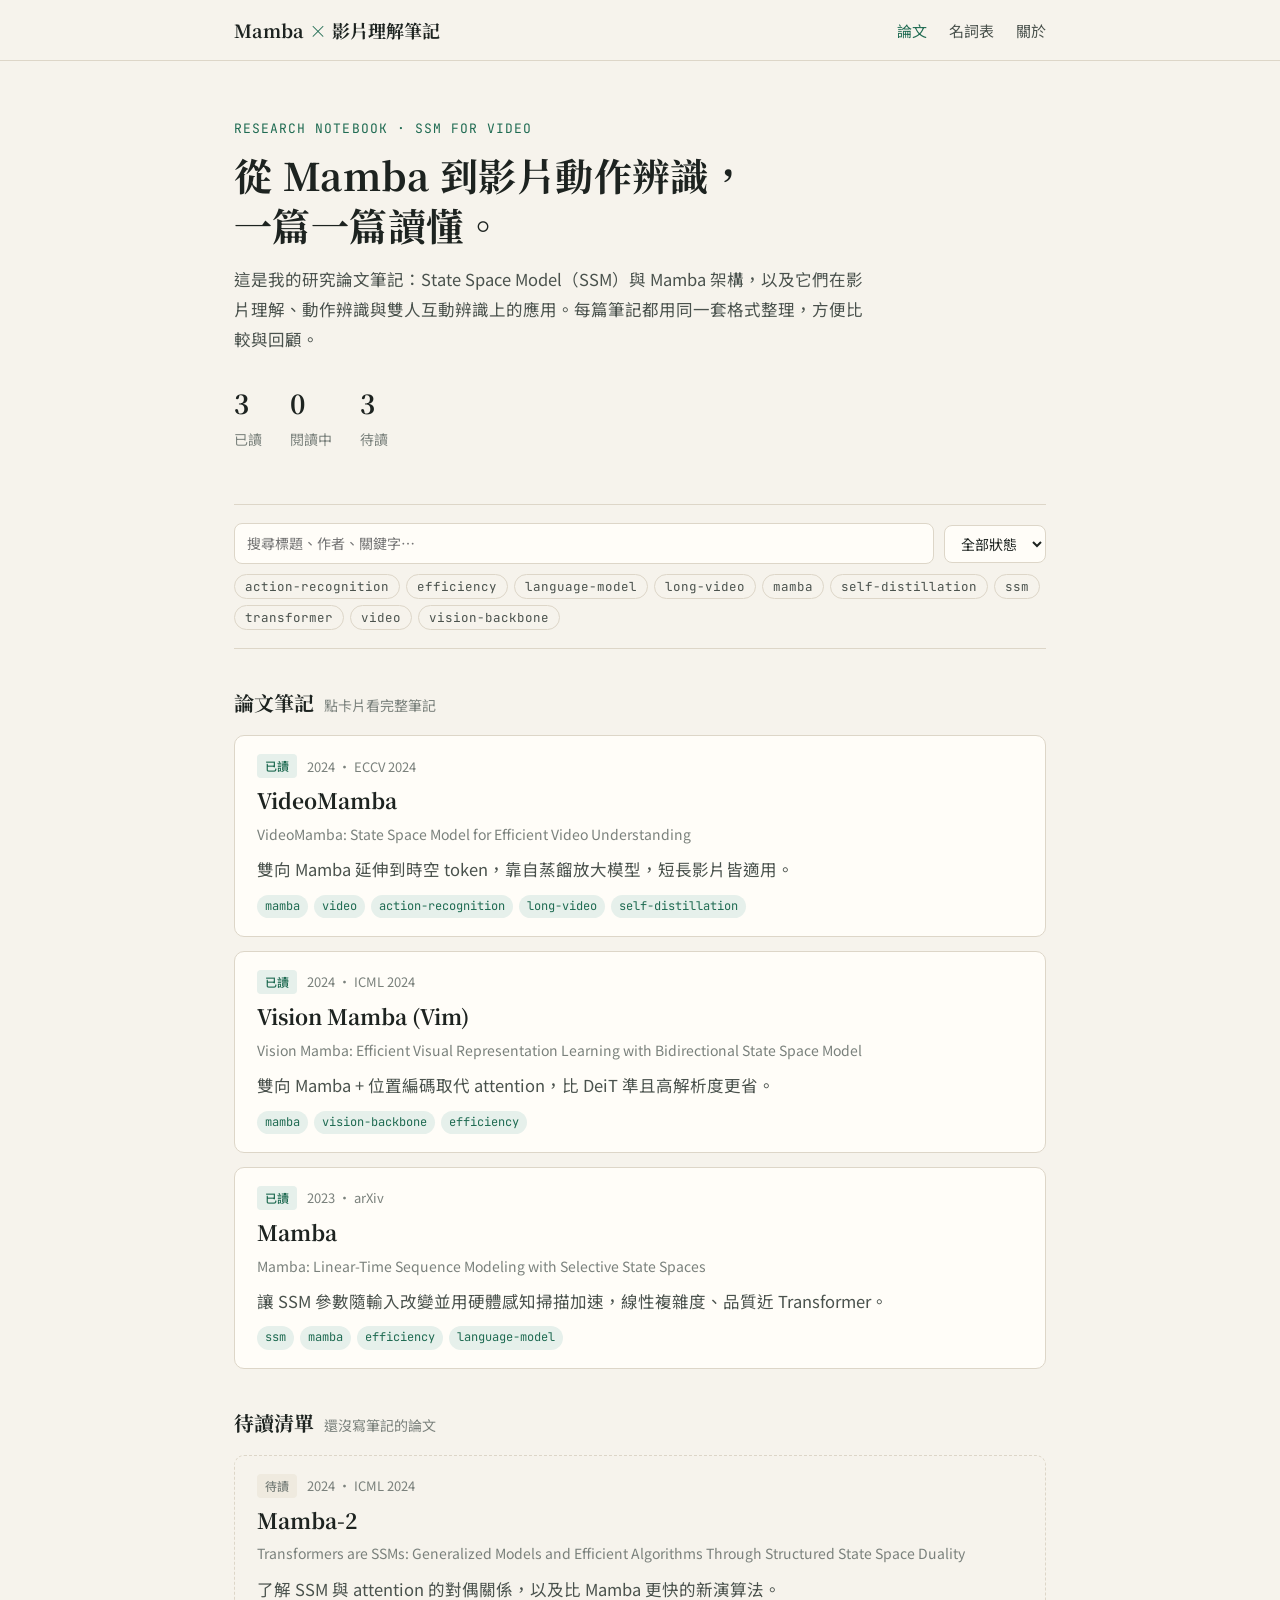
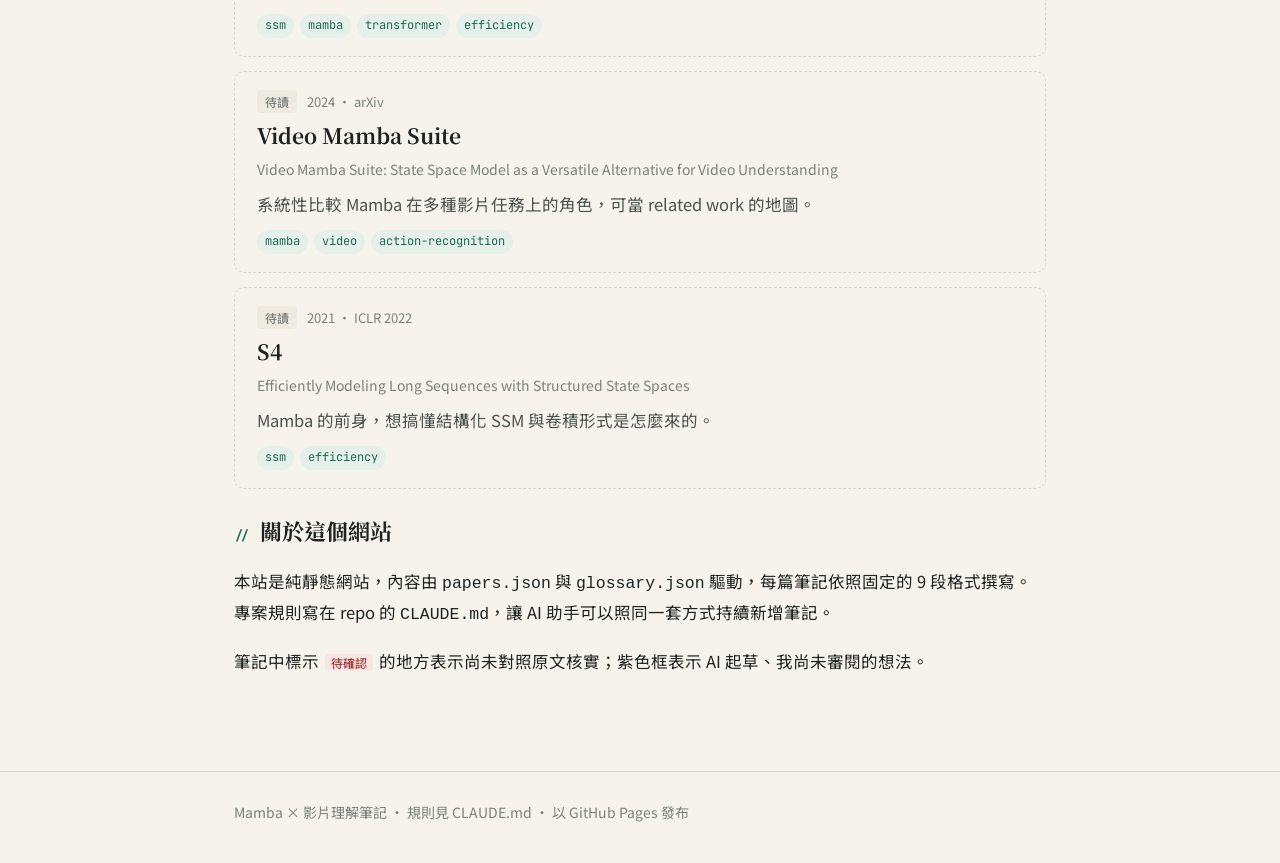
<file: index.html>
<!DOCTYPE html>
<html lang="zh-Hant">
<head>
  <meta charset="UTF-8" />
  <meta name="viewport" content="width=device-width, initial-scale=1" />
  <title>Mamba 影片理解論文筆記</title>
  <meta name="description" content="State Space Model / Mamba 應用於影片動作辨識的研究論文筆記" />
  <link rel="preconnect" href="https://fonts.googleapis.com" />
  <link rel="preconnect" href="https://fonts.gstatic.com" crossorigin />
  <link href="https://fonts.googleapis.com/css2?family=JetBrains+Mono:wght@400;500&family=Noto+Sans+TC:wght@400;500;700&family=Noto+Serif+TC:wght@600;700&display=swap" rel="stylesheet" />
  <link rel="stylesheet" href="assets/style.css" />
</head>
<body data-page="home">
  <header class="site-header">
    <div class="container">
      <a class="brand" href="index.html">Mamba <span>×</span> 影片理解筆記</a>
      <nav class="site-nav">
        <a href="index.html" class="active">論文</a>
        <a href="glossary.html">名詞表</a>
        <a href="#about">關於</a>
      </nav>
    </div>
  </header>

  <main class="container">
    <section class="hero">
      <div class="eyebrow">Research Notebook · SSM for Video</div>
      <h1>從 Mamba 到影片動作辨識，<br />一篇一篇讀懂。</h1>
      <p>這是我的研究論文筆記：State Space Model（SSM）與 Mamba 架構，以及它們在影片理解、動作辨識與雙人互動辨識上的應用。每篇筆記都用同一套格式整理，方便比較與回顧。</p>
      <div class="stats">
        <div><b id="stat-read">–</b>已讀</div>
        <div><b id="stat-reading">–</b>閱讀中</div>
        <div><b id="stat-todo">–</b>待讀</div>
      </div>
    </section>

    <div class="filters">
      <input type="search" id="search" placeholder="搜尋標題、作者、關鍵字…" aria-label="搜尋" />
      <select id="status-filter" aria-label="閱讀狀態">
        <option value="all">全部狀態</option>
        <option value="read">已讀</option>
        <option value="reading">閱讀中</option>
        <option value="to-read">待讀</option>
      </select>
      <div class="chip-row" id="tag-chips" aria-label="標籤篩選"></div>
    </div>

    <h2 class="section-label">論文筆記 <small>點卡片看完整筆記</small></h2>
    <div class="paper-grid" id="list-notes"><p class="empty">載入中…</p></div>

    <h2 class="section-label">待讀清單 <small>還沒寫筆記的論文</small></h2>
    <div class="paper-grid" id="list-todo"></div>

    <section id="about" class="note-section">
      <h2 data-n="//">關於這個網站</h2>
      <p>本站是純靜態網站，內容由 <code>papers.json</code> 與 <code>glossary.json</code> 驅動，每篇筆記依照固定的 9 段格式撰寫。專案規則寫在 repo 的 <code>CLAUDE.md</code>，讓 AI 助手可以照同一套方式持續新增筆記。</p>
      <p>筆記中標示 <span class="todo">待確認</span> 的地方表示尚未對照原文核實；紫色框表示 AI 起草、我尚未審閱的想法。</p>
    </section>
  </main>

  <footer class="site-footer">
    <div class="container">Mamba × 影片理解筆記 · 規則見 CLAUDE.md · 以 GitHub Pages 發布</div>
  </footer>

  <script src="assets/main.js"></script>
</body>
</html>
</file>
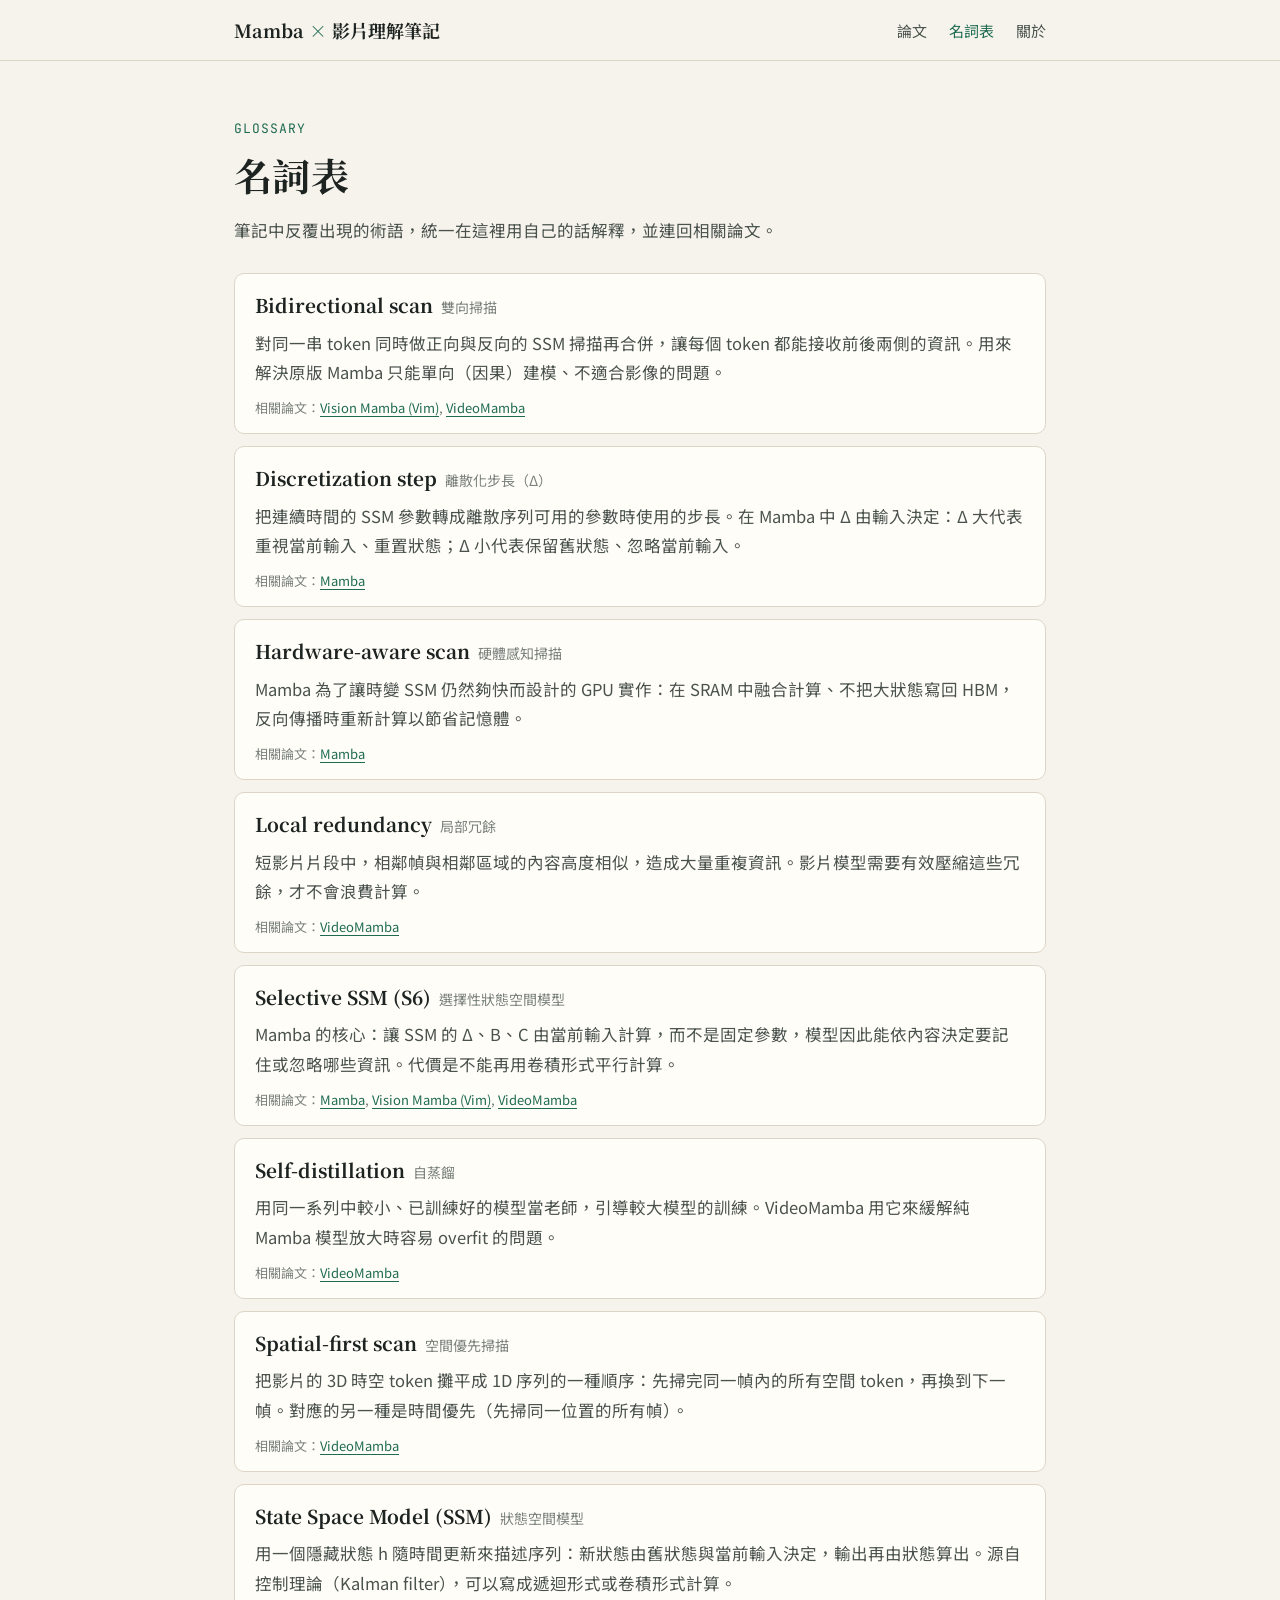
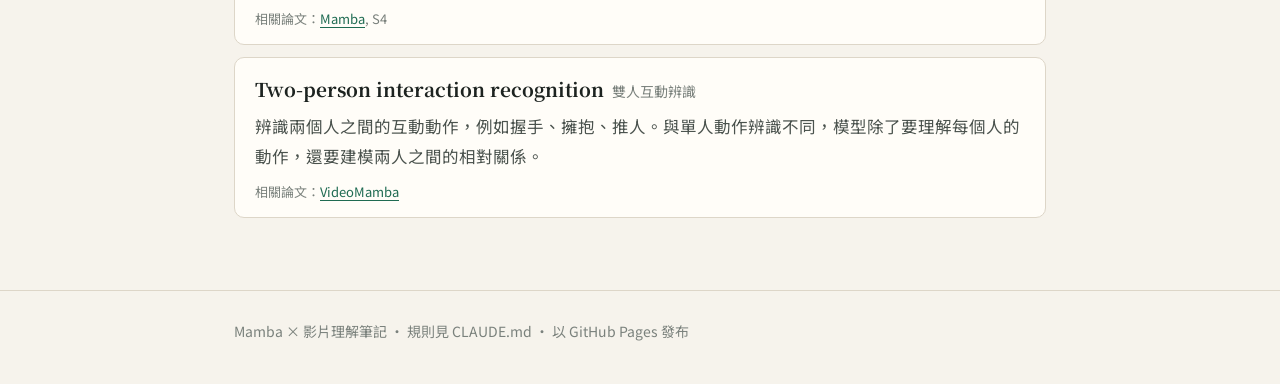
<file: glossary.html>
<!DOCTYPE html>
<html lang="zh-Hant">
<head>
  <meta charset="UTF-8" />
  <meta name="viewport" content="width=device-width, initial-scale=1" />
  <title>名詞表 — Mamba 影片理解筆記</title>
  <link rel="preconnect" href="https://fonts.googleapis.com" />
  <link rel="preconnect" href="https://fonts.gstatic.com" crossorigin />
  <link href="https://fonts.googleapis.com/css2?family=JetBrains+Mono:wght@400;500&family=Noto+Sans+TC:wght@400;500;700&family=Noto+Serif+TC:wght@600;700&display=swap" rel="stylesheet" />
  <link rel="stylesheet" href="assets/style.css" />
</head>
<body data-page="glossary">
  <header class="site-header">
    <div class="container">
      <a class="brand" href="index.html">Mamba <span>×</span> 影片理解筆記</a>
      <nav class="site-nav">
        <a href="index.html">論文</a>
        <a href="glossary.html" class="active">名詞表</a>
        <a href="index.html#about">關於</a>
      </nav>
    </div>
  </header>

  <main class="container">
    <section class="hero">
      <div class="eyebrow">Glossary</div>
      <h1>名詞表</h1>
      <p>筆記中反覆出現的術語，統一在這裡用自己的話解釋，並連回相關論文。</p>
    </section>
    <div class="glossary-list" id="glossary"><p class="empty">載入中…</p></div>
  </main>

  <footer class="site-footer">
    <div class="container">Mamba × 影片理解筆記 · 規則見 CLAUDE.md · 以 GitHub Pages 發布</div>
  </footer>

  <script src="assets/main.js"></script>
</body>
</html>
</file>
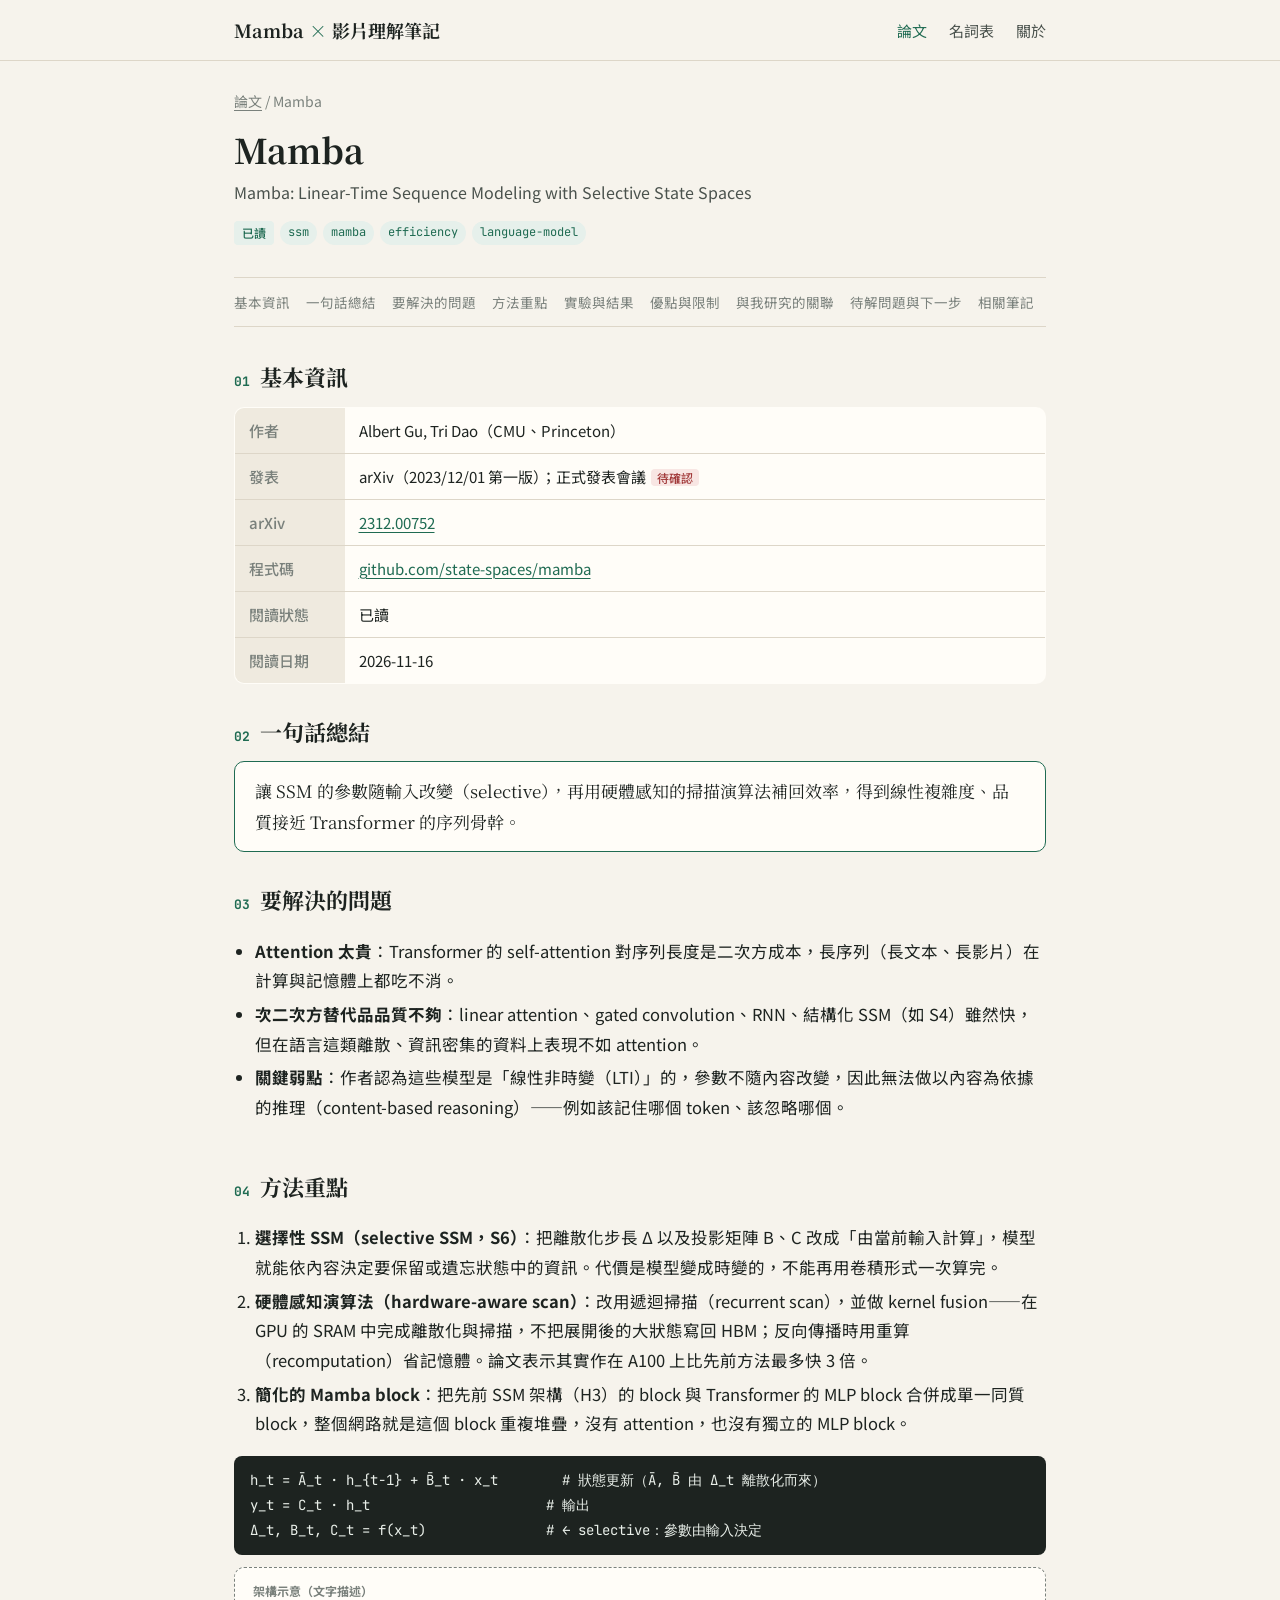
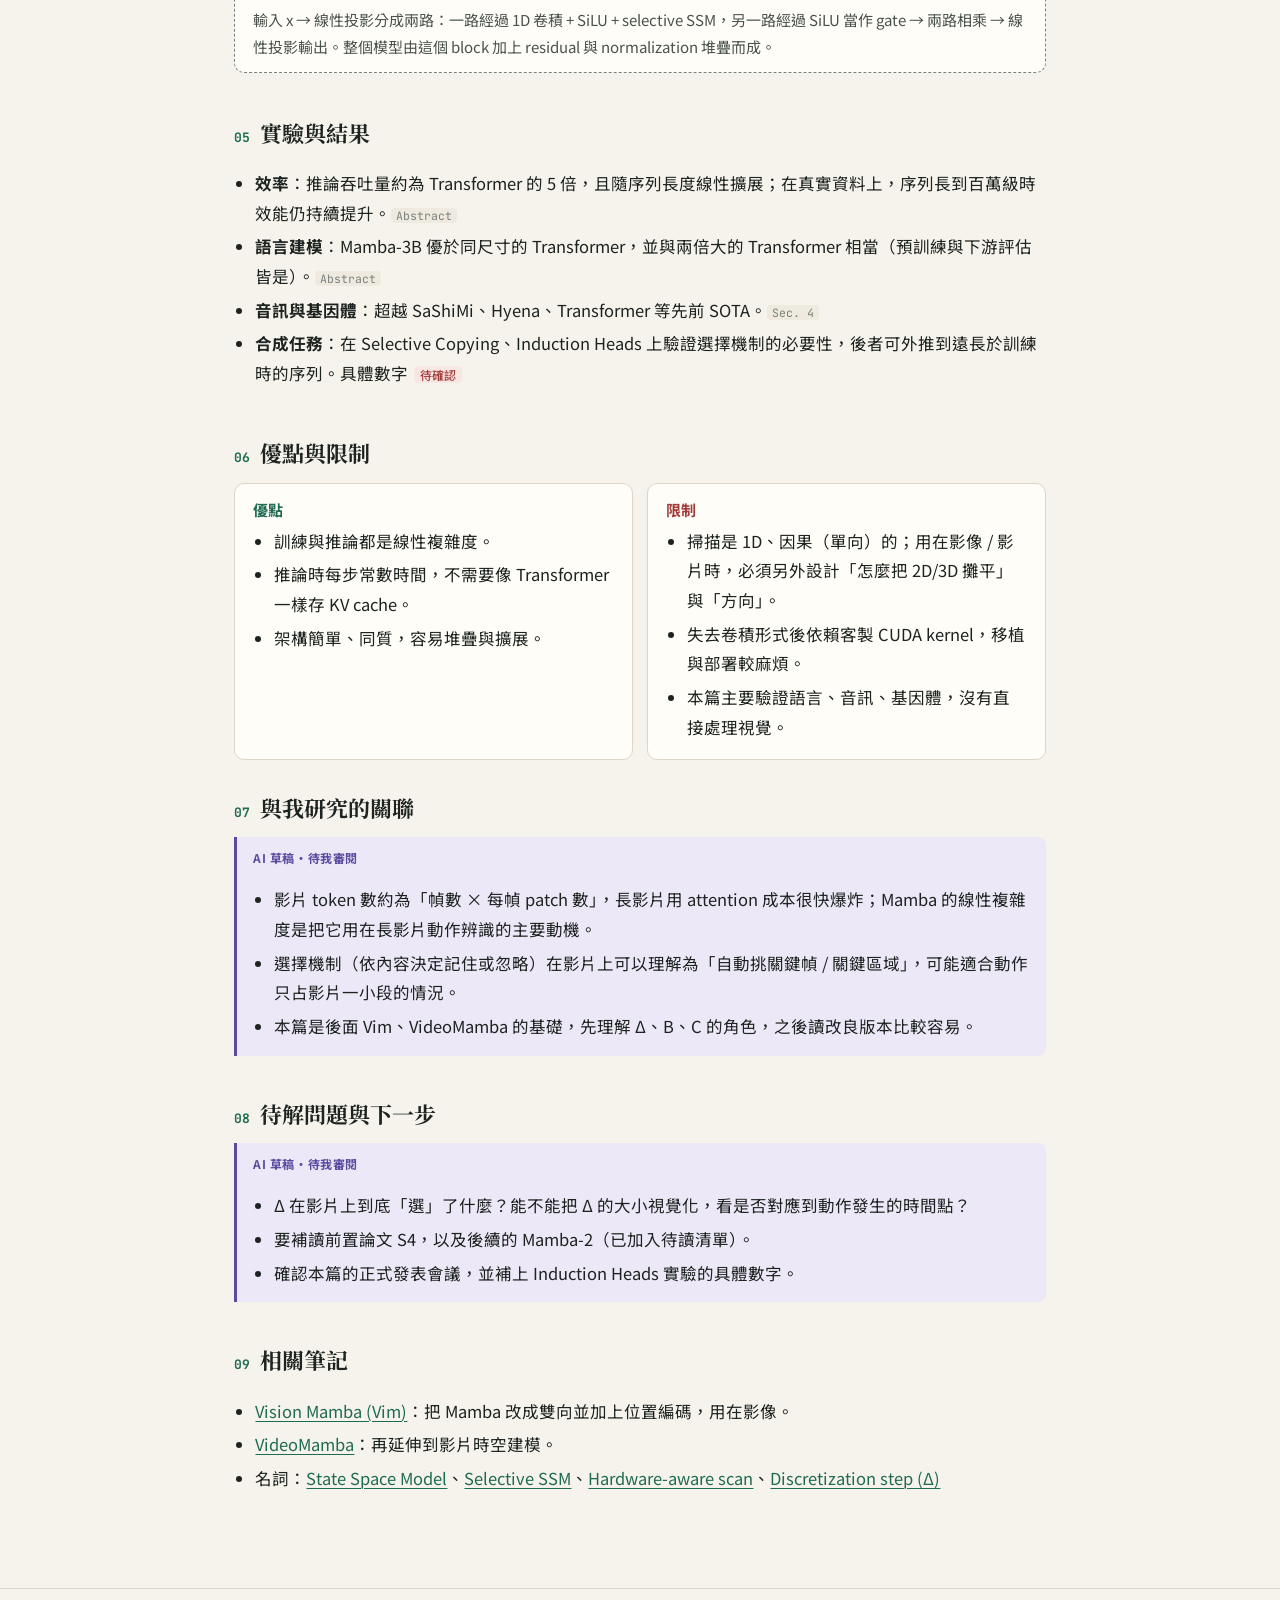
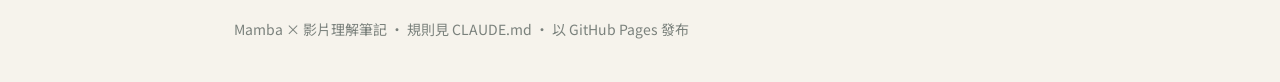
<file: papers/2023-mamba.html>
<!DOCTYPE html>
<html lang="zh-Hant">
<head>
  <meta charset="UTF-8" />
  <meta name="viewport" content="width=device-width, initial-scale=1" />
  <title>Mamba — Mamba 影片理解筆記</title>
  <link rel="preconnect" href="https://fonts.googleapis.com" />
  <link rel="preconnect" href="https://fonts.gstatic.com" crossorigin />
  <link href="https://fonts.googleapis.com/css2?family=JetBrains+Mono:wght@400;500&family=Noto+Sans+TC:wght@400;500;700&family=Noto+Serif+TC:wght@600;700&display=swap" rel="stylesheet" />
  <link rel="stylesheet" href="../assets/style.css" />
</head>
<body data-page="paper">
  <header class="site-header">
    <div class="container">
      <a class="brand" href="../index.html">Mamba <span>×</span> 影片理解筆記</a>
      <nav class="site-nav">
        <a href="../index.html" class="active">論文</a>
        <a href="../glossary.html">名詞表</a>
        <a href="../index.html#about">關於</a>
      </nav>
    </div>
  </header>

  <main class="container">
    <div class="breadcrumb"><a href="../index.html">論文</a> / Mamba</div>

    <header class="paper-header">
      <h1 class="paper-title">Mamba</h1>
      <p class="paper-subtitle">Mamba: Linear-Time Sequence Modeling with Selective State Spaces</p>
      <div class="card-tags">
        <span class="status status-read">已讀</span>
        <span class="tag">ssm</span>
        <span class="tag">mamba</span>
        <span class="tag">efficiency</span>
        <span class="tag">language-model</span>
      </div>
    </header>

    <nav class="toc">
      <a href="#info">基本資訊</a><a href="#tldr">一句話總結</a><a href="#problem">要解決的問題</a>
      <a href="#method">方法重點</a><a href="#results">實驗與結果</a><a href="#pros-cons">優點與限制</a>
      <a href="#relevance">與我研究的關聯</a><a href="#questions">待解問題與下一步</a><a href="#related">相關筆記</a>
    </nav>

    <section class="note-section" id="info">
      <h2 data-n="01">基本資訊</h2>
      <table class="info-table">
        <tr><th>作者</th><td>Albert Gu, Tri Dao（CMU、Princeton）</td></tr>
        <tr><th>發表</th><td>arXiv（2023/12/01 第一版）；正式發表會議 <span class="todo">待確認</span></td></tr>
        <tr><th>arXiv</th><td><a href="https://arxiv.org/abs/2312.00752">2312.00752</a></td></tr>
        <tr><th>程式碼</th><td><a href="https://github.com/state-spaces/mamba">github.com/state-spaces/mamba</a></td></tr>
        <tr><th>閱讀狀態</th><td>已讀</td></tr>
        <tr><th>閱讀日期</th><td>2026-11-16</td></tr>
      </table>
    </section>

    <section class="note-section" id="tldr">
      <h2 data-n="02">一句話總結</h2>
      <div class="tldr">讓 SSM 的參數隨輸入改變（selective），再用硬體感知的掃描演算法補回效率，得到線性複雜度、品質接近 Transformer 的序列骨幹。</div>
    </section>

    <section class="note-section" id="problem">
      <h2 data-n="03">要解決的問題</h2>
      <ul>
        <li><b>Attention 太貴</b>：Transformer 的 self-attention 對序列長度是二次方成本，長序列（長文本、長影片）在計算與記憶體上都吃不消。</li>
        <li><b>次二次方替代品品質不夠</b>：linear attention、gated convolution、RNN、結構化 SSM（如 S4）雖然快，但在語言這類離散、資訊密集的資料上表現不如 attention。</li>
        <li><b>關鍵弱點</b>：作者認為這些模型是「線性非時變（LTI）」的，參數不隨內容改變，因此無法做以內容為依據的推理（content-based reasoning）——例如該記住哪個 token、該忽略哪個。</li>
      </ul>
    </section>

    <section class="note-section" id="method">
      <h2 data-n="04">方法重點</h2>
      <ol>
        <li><b>選擇性 SSM（selective SSM，S6）</b>：把離散化步長 Δ 以及投影矩陣 B、C 改成「由當前輸入計算」，模型就能依內容決定要保留或遺忘狀態中的資訊。代價是模型變成時變的，不能再用卷積形式一次算完。</li>
        <li><b>硬體感知演算法（hardware-aware scan）</b>：改用遞迴掃描（recurrent scan），並做 kernel fusion——在 GPU 的 SRAM 中完成離散化與掃描，不把展開後的大狀態寫回 HBM；反向傳播時用重算（recomputation）省記憶體。論文表示其實作在 A100 上比先前方法最多快 3 倍。</li>
        <li><b>簡化的 Mamba block</b>：把先前 SSM 架構（H3）的 block 與 Transformer 的 MLP block 合併成單一同質 block，整個網路就是這個 block 重複堆疊，沒有 attention，也沒有獨立的 MLP block。</li>
      </ol>
      <div class="formula">h_t = Ā_t · h_{t-1} + B̄_t · x_t        # 狀態更新（Ā, B̄ 由 Δ_t 離散化而來）
y_t = C_t · h_t                      # 輸出
Δ_t, B_t, C_t = f(x_t)               # ← selective：參數由輸入決定</div>
      <div class="figure-note">輸入 x → 線性投影分成兩路：一路經過 1D 卷積 + SiLU + selective SSM，另一路經過 SiLU 當作 gate → 兩路相乘 → 線性投影輸出。整個模型由這個 block 加上 residual 與 normalization 堆疊而成。</div>
    </section>

    <section class="note-section" id="results">
      <h2 data-n="05">實驗與結果</h2>
      <ul>
        <li><b>效率</b>：推論吞吐量約為 Transformer 的 5 倍，且隨序列長度線性擴展；在真實資料上，序列長到百萬級時效能仍持續提升。<span class="src">Abstract</span></li>
        <li><b>語言建模</b>：Mamba-3B 優於同尺寸的 Transformer，並與兩倍大的 Transformer 相當（預訓練與下游評估皆是）。<span class="src">Abstract</span></li>
        <li><b>音訊與基因體</b>：超越 SaShiMi、Hyena、Transformer 等先前 SOTA。<span class="src">Sec. 4</span></li>
        <li><b>合成任務</b>：在 Selective Copying、Induction Heads 上驗證選擇機制的必要性，後者可外推到遠長於訓練時的序列。具體數字 <span class="todo">待確認</span></li>
      </ul>
    </section>

    <section class="note-section" id="pros-cons">
      <h2 data-n="06">優點與限制</h2>
      <div class="two-col">
        <div class="col-pros">
          <h3>優點</h3>
          <ul>
            <li>訓練與推論都是線性複雜度。</li>
            <li>推論時每步常數時間，不需要像 Transformer 一樣存 KV cache。</li>
            <li>架構簡單、同質，容易堆疊與擴展。</li>
          </ul>
        </div>
        <div class="col-cons">
          <h3>限制</h3>
          <ul>
            <li>掃描是 1D、因果（單向）的；用在影像 / 影片時，必須另外設計「怎麼把 2D/3D 攤平」與「方向」。</li>
            <li>失去卷積形式後依賴客製 CUDA kernel，移植與部署較麻煩。</li>
            <li>本篇主要驗證語言、音訊、基因體，沒有直接處理視覺。</li>
          </ul>
        </div>
      </div>
    </section>

    <section class="note-section" id="relevance">
      <h2 data-n="07">與我研究的關聯</h2>
      <div class="ai-draft">
        <ul>
          <li>影片 token 數約為「幀數 × 每幀 patch 數」，長影片用 attention 成本很快爆炸；Mamba 的線性複雜度是把它用在長影片動作辨識的主要動機。</li>
          <li>選擇機制（依內容決定記住或忽略）在影片上可以理解為「自動挑關鍵幀 / 關鍵區域」，可能適合動作只占影片一小段的情況。</li>
          <li>本篇是後面 Vim、VideoMamba 的基礎，先理解 Δ、B、C 的角色，之後讀改良版本比較容易。</li>
        </ul>
      </div>
    </section>

    <section class="note-section" id="questions">
      <h2 data-n="08">待解問題與下一步</h2>
      <div class="ai-draft">
        <ul>
          <li>Δ 在影片上到底「選」了什麼？能不能把 Δ 的大小視覺化，看是否對應到動作發生的時間點？</li>
          <li>要補讀前置論文 S4，以及後續的 Mamba-2（已加入待讀清單）。</li>
          <li>確認本篇的正式發表會議，並補上 Induction Heads 實驗的具體數字。</li>
        </ul>
      </div>
    </section>

    <section class="note-section" id="related">
      <h2 data-n="09">相關筆記</h2>
      <ul>
        <li><a href="2024-vision-mamba.html">Vision Mamba (Vim)</a>：把 Mamba 改成雙向並加上位置編碼，用在影像。</li>
        <li><a href="2024-videomamba.html">VideoMamba</a>：再延伸到影片時空建模。</li>
        <li>名詞：<a href="../glossary.html#state-space-model-ssm">State Space Model</a>、<a href="../glossary.html#selective-ssm-s6">Selective SSM</a>、<a href="../glossary.html#hardware-aware-scan">Hardware-aware scan</a>、<a href="../glossary.html#discretization-step">Discretization step (Δ)</a></li>
      </ul>
    </section>
  </main>

  <footer class="site-footer">
    <div class="container">Mamba × 影片理解筆記 · 規則見 CLAUDE.md · 以 GitHub Pages 發布</div>
  </footer>
</body>
</html>
</file>
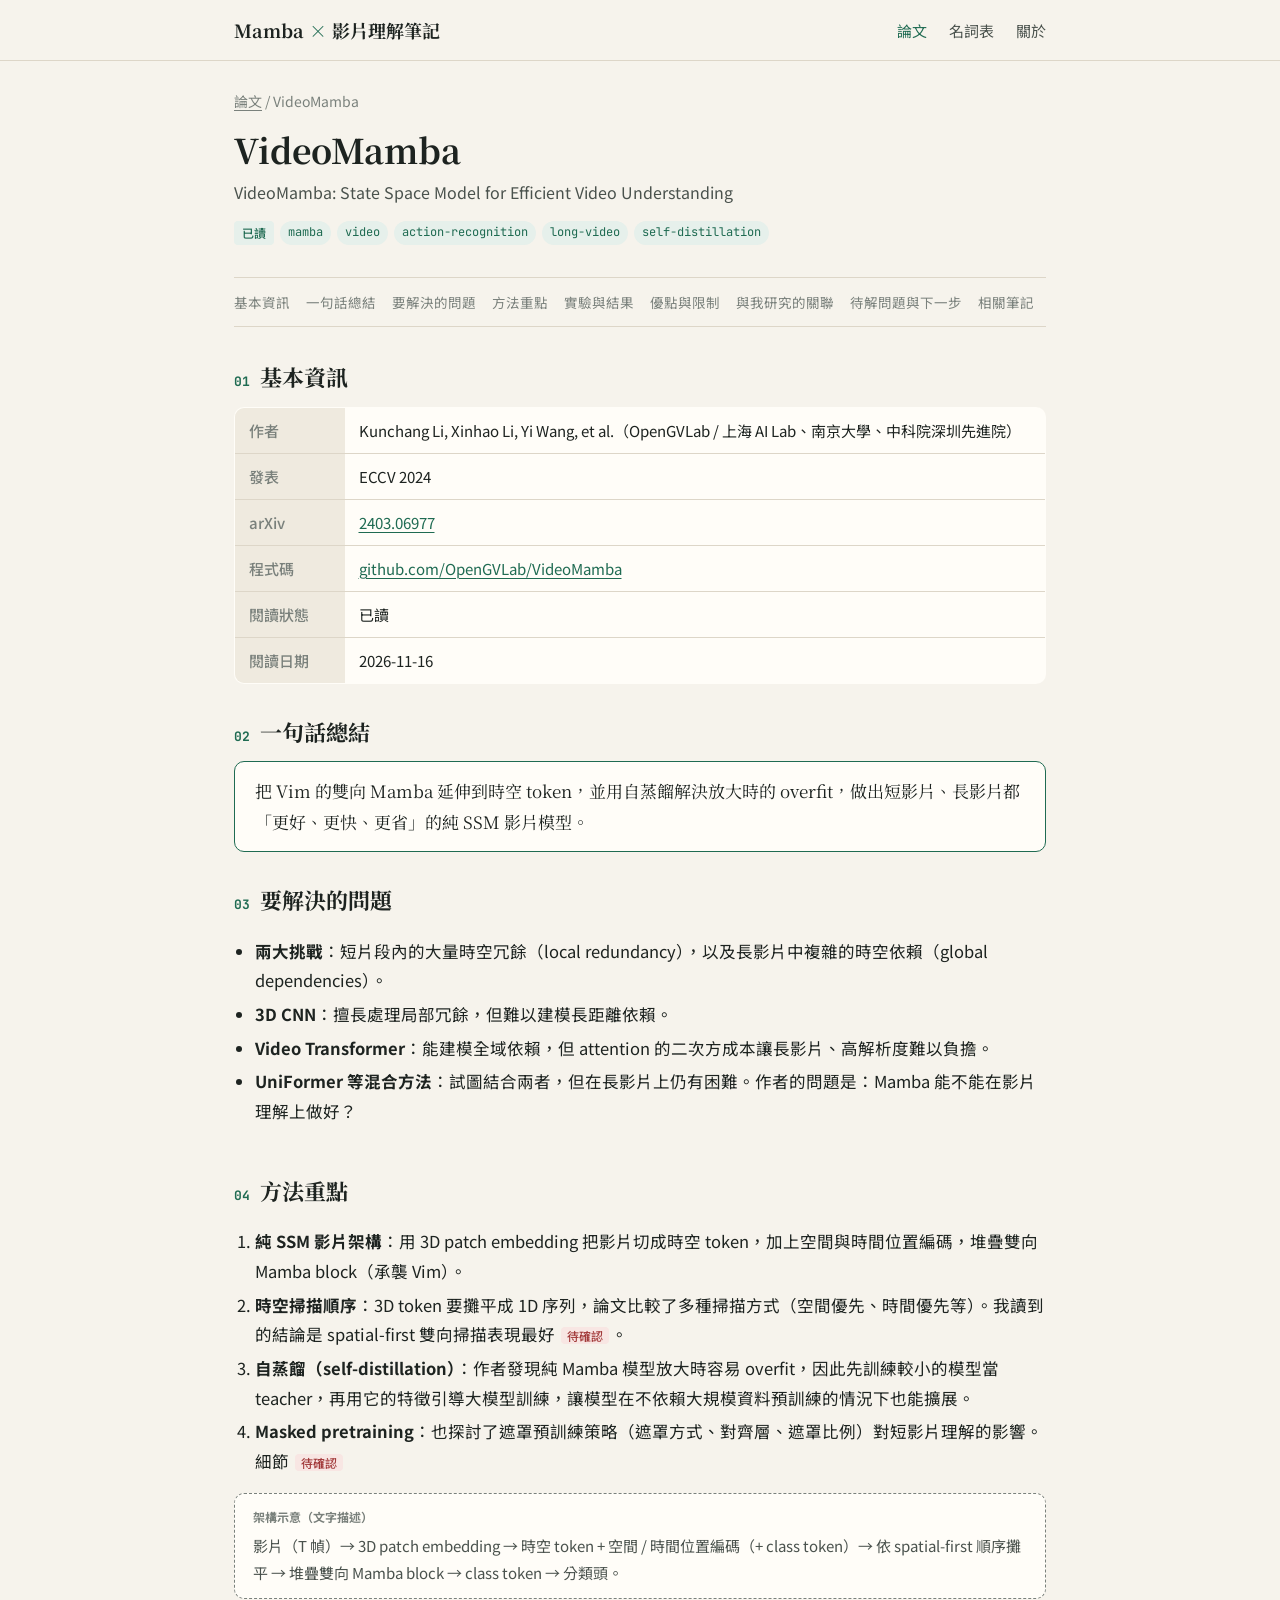
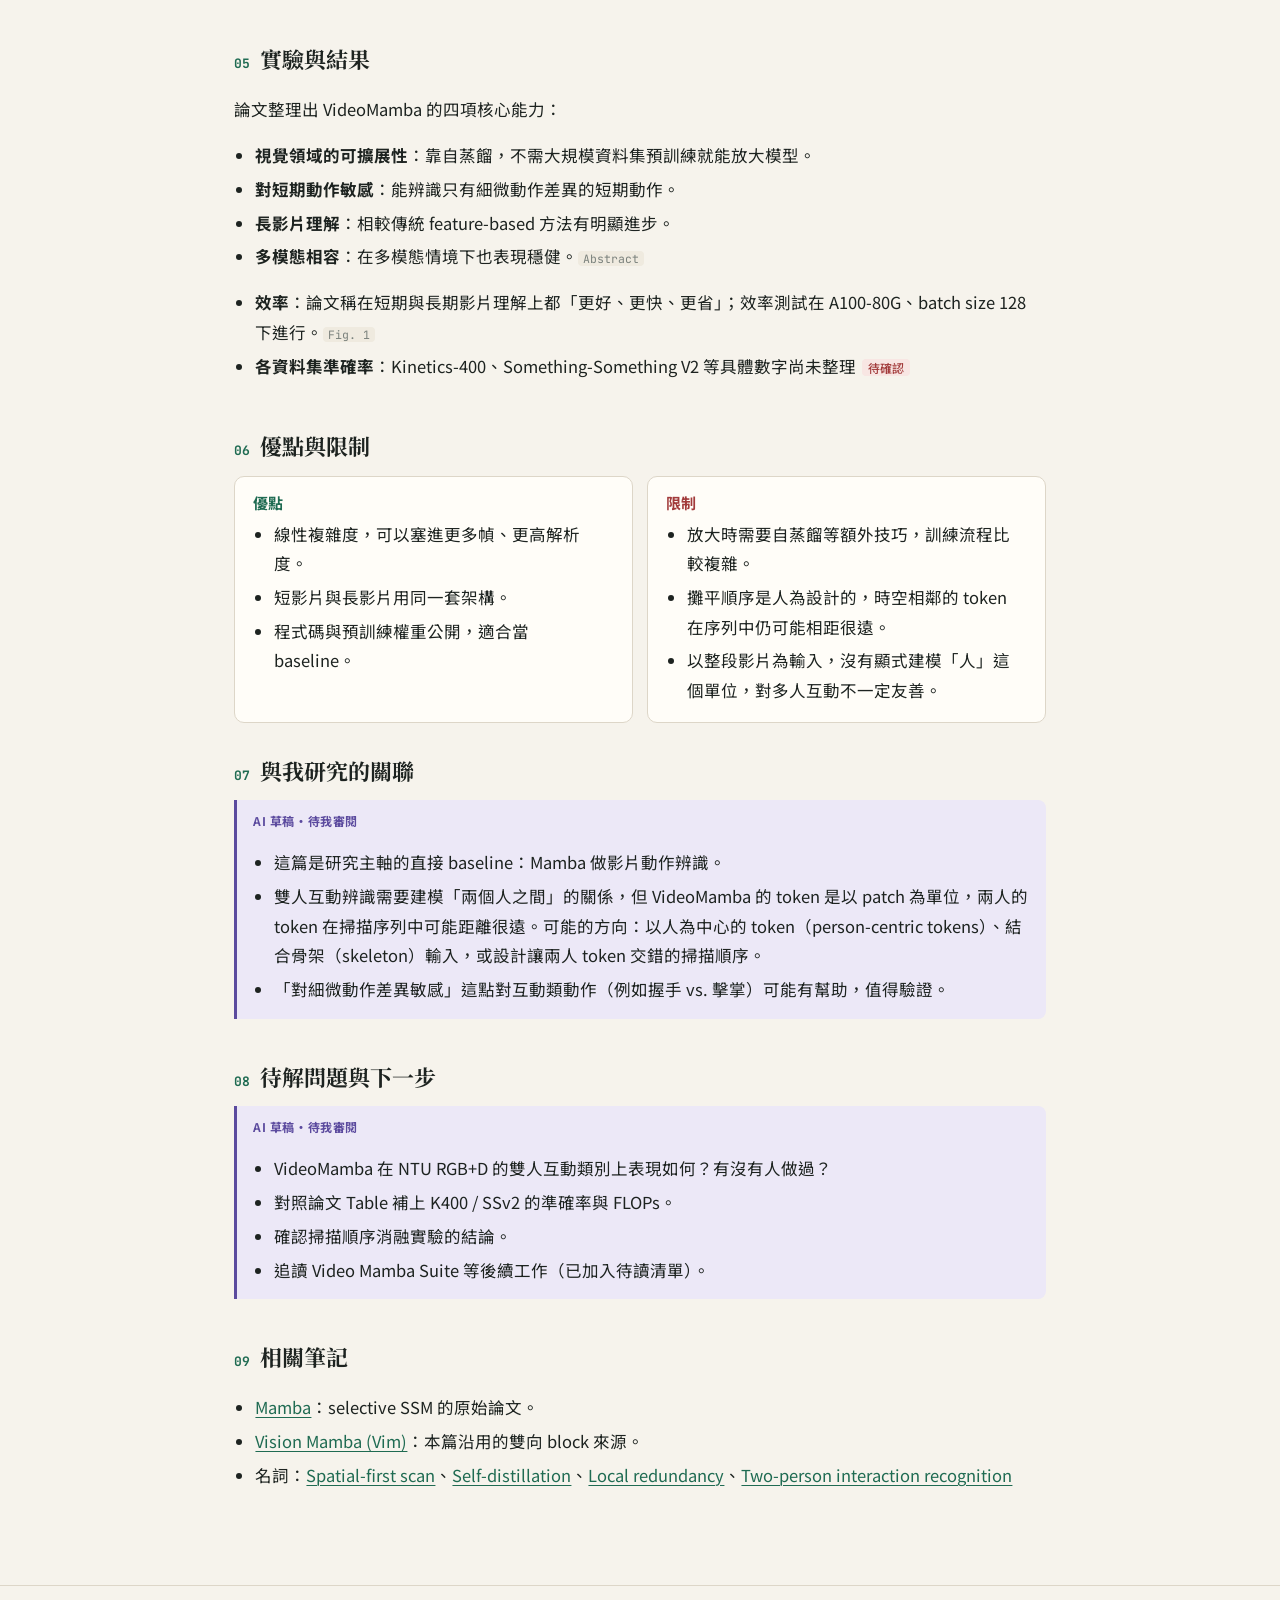
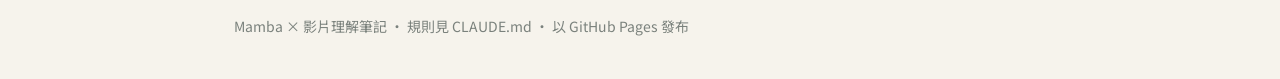
<file: papers/2024-videomamba.html>
<!DOCTYPE html>
<html lang="zh-Hant">
<head>
  <meta charset="UTF-8" />
  <meta name="viewport" content="width=device-width, initial-scale=1" />
  <title>VideoMamba — Mamba 影片理解筆記</title>
  <link rel="preconnect" href="https://fonts.googleapis.com" />
  <link rel="preconnect" href="https://fonts.gstatic.com" crossorigin />
  <link href="https://fonts.googleapis.com/css2?family=JetBrains+Mono:wght@400;500&family=Noto+Sans+TC:wght@400;500;700&family=Noto+Serif+TC:wght@600;700&display=swap" rel="stylesheet" />
  <link rel="stylesheet" href="../assets/style.css" />
</head>
<body data-page="paper">
  <header class="site-header">
    <div class="container">
      <a class="brand" href="../index.html">Mamba <span>×</span> 影片理解筆記</a>
      <nav class="site-nav">
        <a href="../index.html" class="active">論文</a>
        <a href="../glossary.html">名詞表</a>
        <a href="../index.html#about">關於</a>
      </nav>
    </div>
  </header>

  <main class="container">
    <div class="breadcrumb"><a href="../index.html">論文</a> / VideoMamba</div>

    <header class="paper-header">
      <h1 class="paper-title">VideoMamba</h1>
      <p class="paper-subtitle">VideoMamba: State Space Model for Efficient Video Understanding</p>
      <div class="card-tags">
        <span class="status status-read">已讀</span>
        <span class="tag">mamba</span>
        <span class="tag">video</span>
        <span class="tag">action-recognition</span>
        <span class="tag">long-video</span>
        <span class="tag">self-distillation</span>
      </div>
    </header>

    <nav class="toc">
      <a href="#info">基本資訊</a><a href="#tldr">一句話總結</a><a href="#problem">要解決的問題</a>
      <a href="#method">方法重點</a><a href="#results">實驗與結果</a><a href="#pros-cons">優點與限制</a>
      <a href="#relevance">與我研究的關聯</a><a href="#questions">待解問題與下一步</a><a href="#related">相關筆記</a>
    </nav>

    <section class="note-section" id="info">
      <h2 data-n="01">基本資訊</h2>
      <table class="info-table">
        <tr><th>作者</th><td>Kunchang Li, Xinhao Li, Yi Wang, et al.（OpenGVLab / 上海 AI Lab、南京大學、中科院深圳先進院）</td></tr>
        <tr><th>發表</th><td>ECCV 2024</td></tr>
        <tr><th>arXiv</th><td><a href="https://arxiv.org/abs/2403.06977">2403.06977</a></td></tr>
        <tr><th>程式碼</th><td><a href="https://github.com/OpenGVLab/VideoMamba">github.com/OpenGVLab/VideoMamba</a></td></tr>
        <tr><th>閱讀狀態</th><td>已讀</td></tr>
        <tr><th>閱讀日期</th><td>2026-11-16</td></tr>
      </table>
    </section>

    <section class="note-section" id="tldr">
      <h2 data-n="02">一句話總結</h2>
      <div class="tldr">把 Vim 的雙向 Mamba 延伸到時空 token，並用自蒸餾解決放大時的 overfit，做出短影片、長影片都「更好、更快、更省」的純 SSM 影片模型。</div>
    </section>

    <section class="note-section" id="problem">
      <h2 data-n="03">要解決的問題</h2>
      <ul>
        <li><b>兩大挑戰</b>：短片段內的大量時空冗餘（local redundancy），以及長影片中複雜的時空依賴（global dependencies）。</li>
        <li><b>3D CNN</b>：擅長處理局部冗餘，但難以建模長距離依賴。</li>
        <li><b>Video Transformer</b>：能建模全域依賴，但 attention 的二次方成本讓長影片、高解析度難以負擔。</li>
        <li><b>UniFormer 等混合方法</b>：試圖結合兩者，但在長影片上仍有困難。作者的問題是：Mamba 能不能在影片理解上做好？</li>
      </ul>
    </section>

    <section class="note-section" id="method">
      <h2 data-n="04">方法重點</h2>
      <ol>
        <li><b>純 SSM 影片架構</b>：用 3D patch embedding 把影片切成時空 token，加上空間與時間位置編碼，堆疊雙向 Mamba block（承襲 Vim）。</li>
        <li><b>時空掃描順序</b>：3D token 要攤平成 1D 序列，論文比較了多種掃描方式（空間優先、時間優先等）。我讀到的結論是 spatial-first 雙向掃描表現最好 <span class="todo">待確認</span>。</li>
        <li><b>自蒸餾（self-distillation）</b>：作者發現純 Mamba 模型放大時容易 overfit，因此先訓練較小的模型當 teacher，再用它的特徵引導大模型訓練，讓模型在不依賴大規模資料預訓練的情況下也能擴展。</li>
        <li><b>Masked pretraining</b>：也探討了遮罩預訓練策略（遮罩方式、對齊層、遮罩比例）對短影片理解的影響。細節 <span class="todo">待確認</span></li>
      </ol>
      <div class="figure-note">影片（T 幀）→ 3D patch embedding → 時空 token + 空間 / 時間位置編碼（+ class token）→ 依 spatial-first 順序攤平 → 堆疊雙向 Mamba block → class token → 分類頭。</div>
    </section>

    <section class="note-section" id="results">
      <h2 data-n="05">實驗與結果</h2>
      <p>論文整理出 VideoMamba 的四項核心能力：</p>
      <ul>
        <li><b>視覺領域的可擴展性</b>：靠自蒸餾，不需大規模資料集預訓練就能放大模型。</li>
        <li><b>對短期動作敏感</b>：能辨識只有細微動作差異的短期動作。</li>
        <li><b>長影片理解</b>：相較傳統 feature-based 方法有明顯進步。</li>
        <li><b>多模態相容</b>：在多模態情境下也表現穩健。<span class="src">Abstract</span></li>
      </ul>
      <ul>
        <li><b>效率</b>：論文稱在短期與長期影片理解上都「更好、更快、更省」；效率測試在 A100-80G、batch size 128 下進行。<span class="src">Fig. 1</span></li>
        <li><b>各資料集準確率</b>：Kinetics-400、Something-Something V2 等具體數字尚未整理 <span class="todo">待確認</span></li>
      </ul>
    </section>

    <section class="note-section" id="pros-cons">
      <h2 data-n="06">優點與限制</h2>
      <div class="two-col">
        <div class="col-pros">
          <h3>優點</h3>
          <ul>
            <li>線性複雜度，可以塞進更多幀、更高解析度。</li>
            <li>短影片與長影片用同一套架構。</li>
            <li>程式碼與預訓練權重公開，適合當 baseline。</li>
          </ul>
        </div>
        <div class="col-cons">
          <h3>限制</h3>
          <ul>
            <li>放大時需要自蒸餾等額外技巧，訓練流程比較複雜。</li>
            <li>攤平順序是人為設計的，時空相鄰的 token 在序列中仍可能相距很遠。</li>
            <li>以整段影片為輸入，沒有顯式建模「人」這個單位，對多人互動不一定友善。</li>
          </ul>
        </div>
      </div>
    </section>

    <section class="note-section" id="relevance">
      <h2 data-n="07">與我研究的關聯</h2>
      <div class="ai-draft">
        <ul>
          <li>這篇是研究主軸的直接 baseline：Mamba 做影片動作辨識。</li>
          <li>雙人互動辨識需要建模「兩個人之間」的關係，但 VideoMamba 的 token 是以 patch 為單位，兩人的 token 在掃描序列中可能距離很遠。可能的方向：以人為中心的 token（person-centric tokens）、結合骨架（skeleton）輸入，或設計讓兩人 token 交錯的掃描順序。</li>
          <li>「對細微動作差異敏感」這點對互動類動作（例如握手 vs. 擊掌）可能有幫助，值得驗證。</li>
        </ul>
      </div>
    </section>

    <section class="note-section" id="questions">
      <h2 data-n="08">待解問題與下一步</h2>
      <div class="ai-draft">
        <ul>
          <li>VideoMamba 在 NTU RGB+D 的雙人互動類別上表現如何？有沒有人做過？</li>
          <li>對照論文 Table 補上 K400 / SSv2 的準確率與 FLOPs。</li>
          <li>確認掃描順序消融實驗的結論。</li>
          <li>追讀 Video Mamba Suite 等後續工作（已加入待讀清單）。</li>
        </ul>
      </div>
    </section>

    <section class="note-section" id="related">
      <h2 data-n="09">相關筆記</h2>
      <ul>
        <li><a href="2023-mamba.html">Mamba</a>：selective SSM 的原始論文。</li>
        <li><a href="2024-vision-mamba.html">Vision Mamba (Vim)</a>：本篇沿用的雙向 block 來源。</li>
        <li>名詞：<a href="../glossary.html#spatial-first-scan">Spatial-first scan</a>、<a href="../glossary.html#self-distillation">Self-distillation</a>、<a href="../glossary.html#local-redundancy">Local redundancy</a>、<a href="../glossary.html#two-person-interaction-recognition">Two-person interaction recognition</a></li>
      </ul>
    </section>
  </main>

  <footer class="site-footer">
    <div class="container">Mamba × 影片理解筆記 · 規則見 CLAUDE.md · 以 GitHub Pages 發布</div>
  </footer>
</body>
</html>
</file>
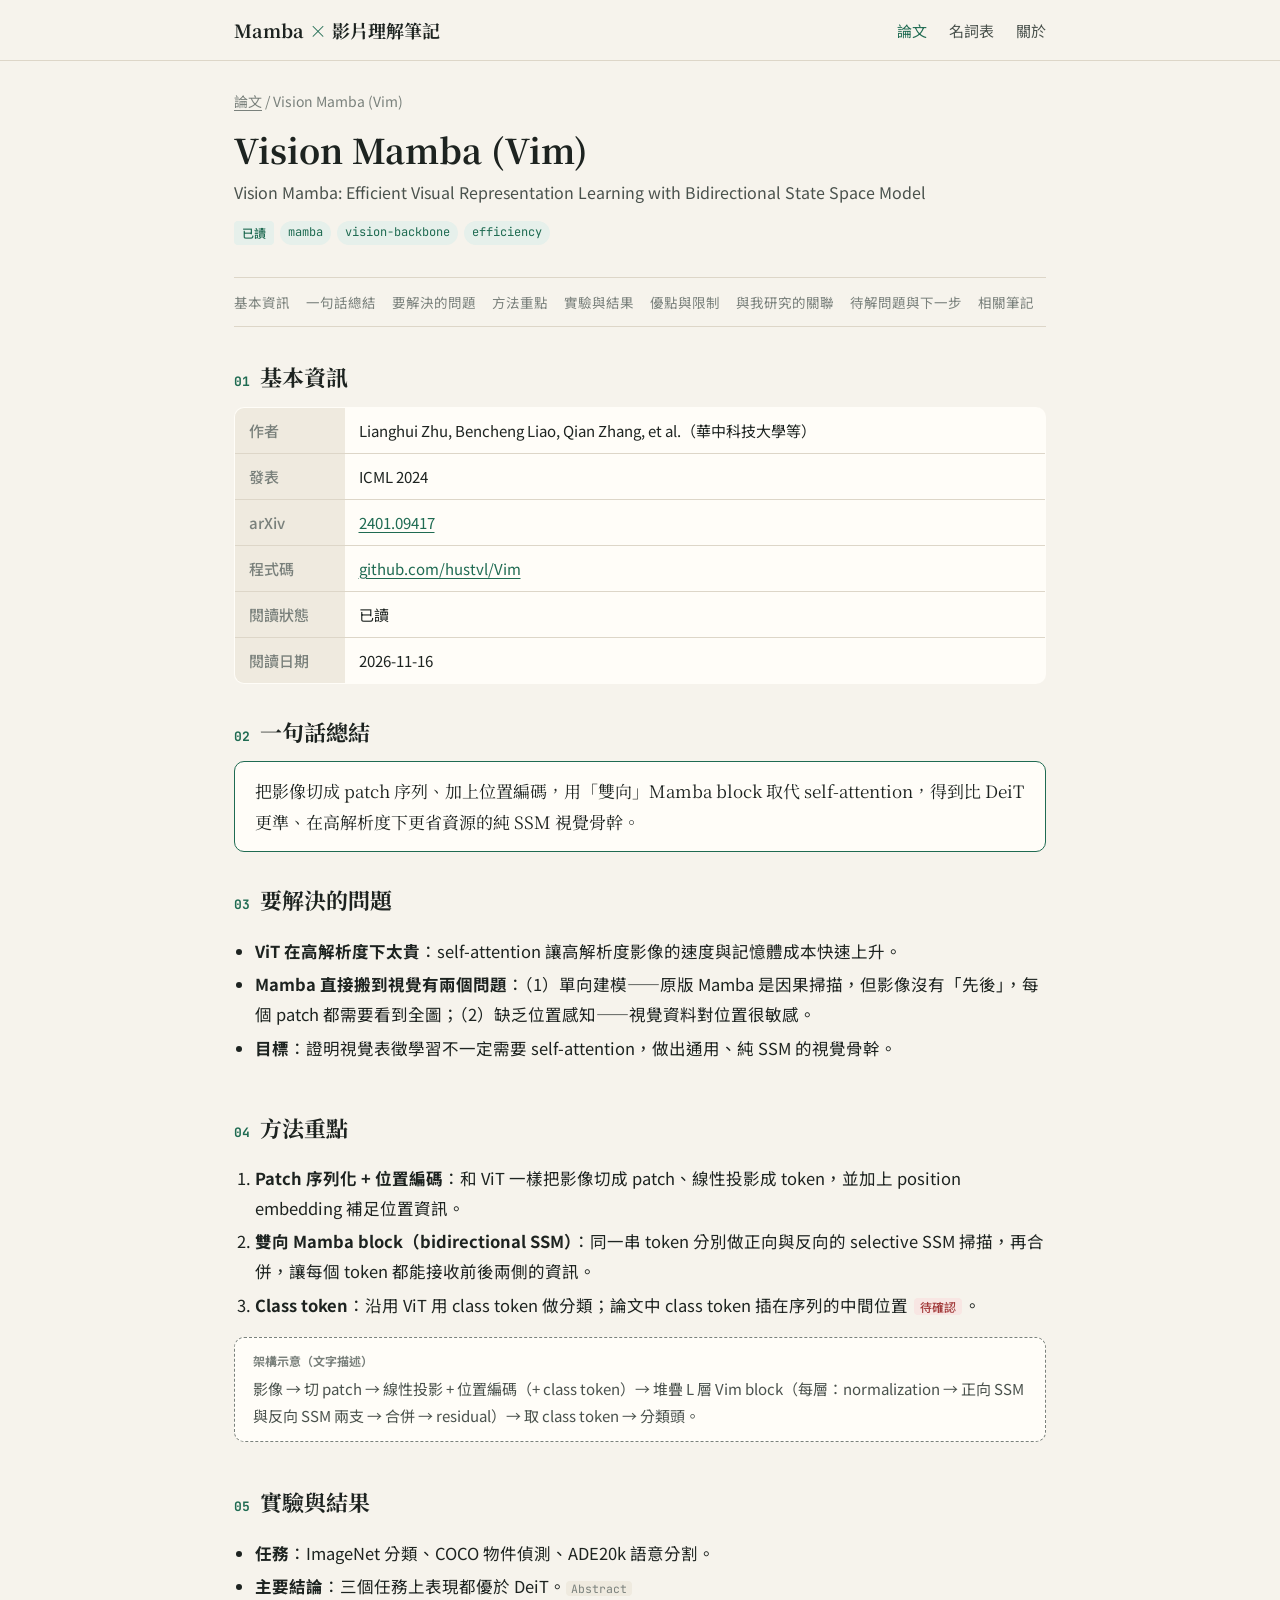
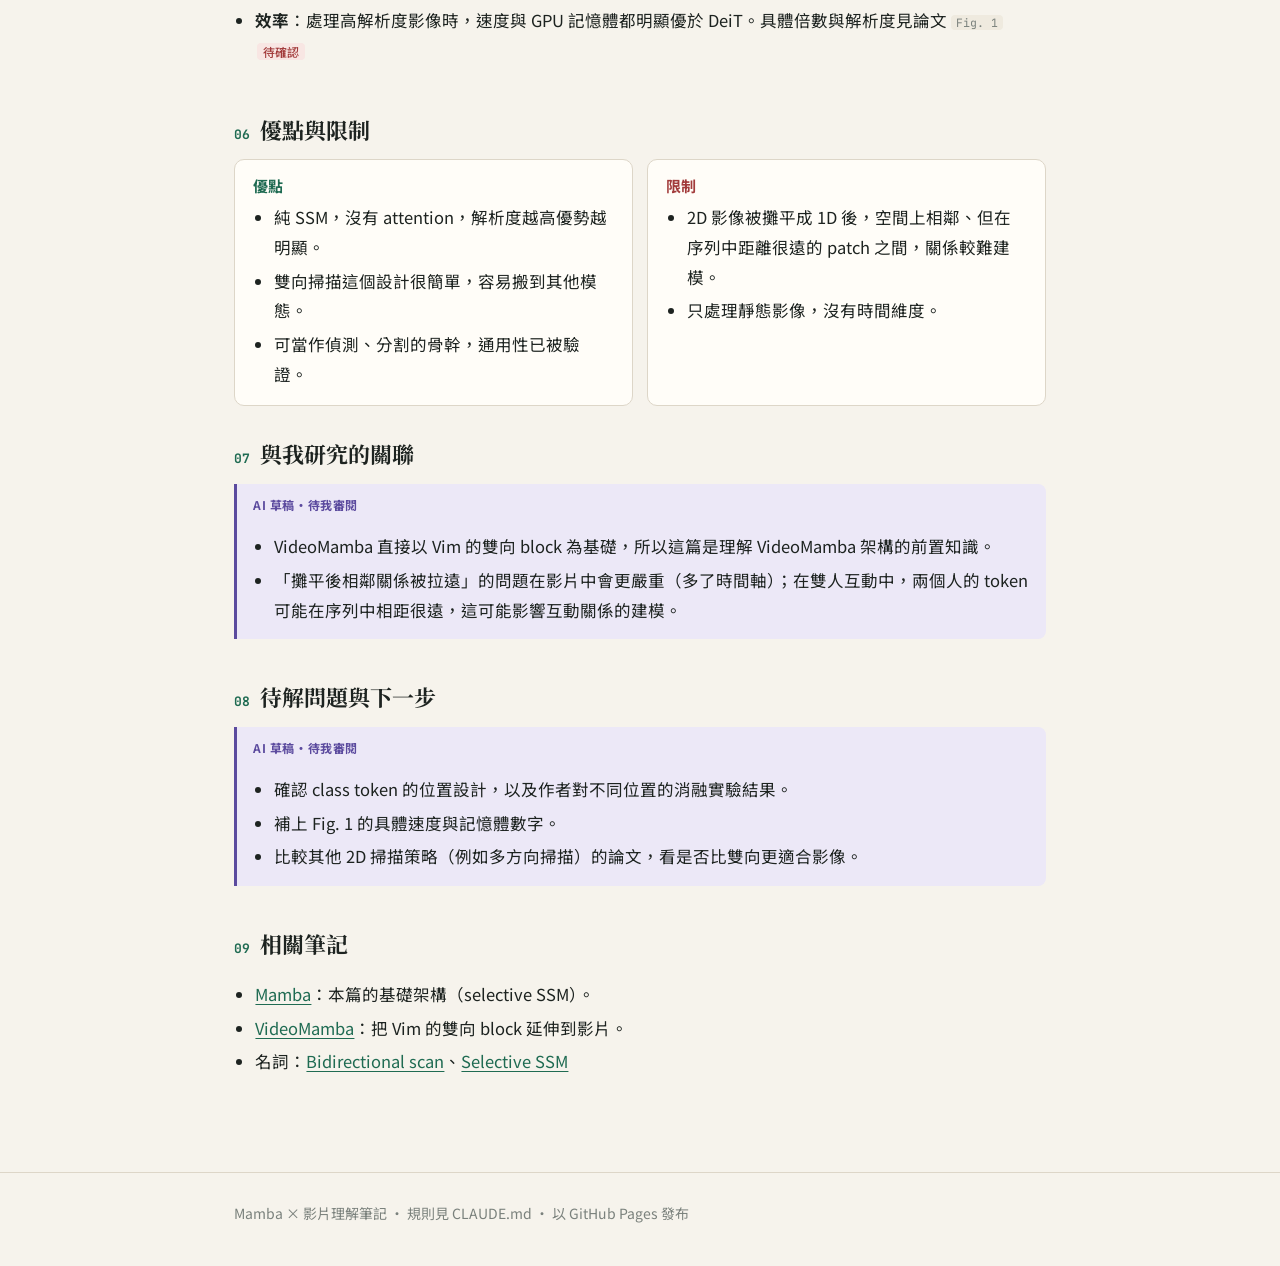
<file: papers/2024-vision-mamba.html>
<!DOCTYPE html>
<html lang="zh-Hant">
<head>
  <meta charset="UTF-8" />
  <meta name="viewport" content="width=device-width, initial-scale=1" />
  <title>Vision Mamba (Vim) — Mamba 影片理解筆記</title>
  <link rel="preconnect" href="https://fonts.googleapis.com" />
  <link rel="preconnect" href="https://fonts.gstatic.com" crossorigin />
  <link href="https://fonts.googleapis.com/css2?family=JetBrains+Mono:wght@400;500&family=Noto+Sans+TC:wght@400;500;700&family=Noto+Serif+TC:wght@600;700&display=swap" rel="stylesheet" />
  <link rel="stylesheet" href="../assets/style.css" />
</head>
<body data-page="paper">
  <header class="site-header">
    <div class="container">
      <a class="brand" href="../index.html">Mamba <span>×</span> 影片理解筆記</a>
      <nav class="site-nav">
        <a href="../index.html" class="active">論文</a>
        <a href="../glossary.html">名詞表</a>
        <a href="../index.html#about">關於</a>
      </nav>
    </div>
  </header>

  <main class="container">
    <div class="breadcrumb"><a href="../index.html">論文</a> / Vision Mamba (Vim)</div>

    <header class="paper-header">
      <h1 class="paper-title">Vision Mamba (Vim)</h1>
      <p class="paper-subtitle">Vision Mamba: Efficient Visual Representation Learning with Bidirectional State Space Model</p>
      <div class="card-tags">
        <span class="status status-read">已讀</span>
        <span class="tag">mamba</span>
        <span class="tag">vision-backbone</span>
        <span class="tag">efficiency</span>
      </div>
    </header>

    <nav class="toc">
      <a href="#info">基本資訊</a><a href="#tldr">一句話總結</a><a href="#problem">要解決的問題</a>
      <a href="#method">方法重點</a><a href="#results">實驗與結果</a><a href="#pros-cons">優點與限制</a>
      <a href="#relevance">與我研究的關聯</a><a href="#questions">待解問題與下一步</a><a href="#related">相關筆記</a>
    </nav>

    <section class="note-section" id="info">
      <h2 data-n="01">基本資訊</h2>
      <table class="info-table">
        <tr><th>作者</th><td>Lianghui Zhu, Bencheng Liao, Qian Zhang, et al.（華中科技大學等）</td></tr>
        <tr><th>發表</th><td>ICML 2024</td></tr>
        <tr><th>arXiv</th><td><a href="https://arxiv.org/abs/2401.09417">2401.09417</a></td></tr>
        <tr><th>程式碼</th><td><a href="https://github.com/hustvl/Vim">github.com/hustvl/Vim</a></td></tr>
        <tr><th>閱讀狀態</th><td>已讀</td></tr>
        <tr><th>閱讀日期</th><td>2026-11-16</td></tr>
      </table>
    </section>

    <section class="note-section" id="tldr">
      <h2 data-n="02">一句話總結</h2>
      <div class="tldr">把影像切成 patch 序列、加上位置編碼，用「雙向」Mamba block 取代 self-attention，得到比 DeiT 更準、在高解析度下更省資源的純 SSM 視覺骨幹。</div>
    </section>

    <section class="note-section" id="problem">
      <h2 data-n="03">要解決的問題</h2>
      <ul>
        <li><b>ViT 在高解析度下太貴</b>：self-attention 讓高解析度影像的速度與記憶體成本快速上升。</li>
        <li><b>Mamba 直接搬到視覺有兩個問題</b>：（1）單向建模——原版 Mamba 是因果掃描，但影像沒有「先後」，每個 patch 都需要看到全圖；（2）缺乏位置感知——視覺資料對位置很敏感。</li>
        <li><b>目標</b>：證明視覺表徵學習不一定需要 self-attention，做出通用、純 SSM 的視覺骨幹。</li>
      </ul>
    </section>

    <section class="note-section" id="method">
      <h2 data-n="04">方法重點</h2>
      <ol>
        <li><b>Patch 序列化 + 位置編碼</b>：和 ViT 一樣把影像切成 patch、線性投影成 token，並加上 position embedding 補足位置資訊。</li>
        <li><b>雙向 Mamba block（bidirectional SSM）</b>：同一串 token 分別做正向與反向的 selective SSM 掃描，再合併，讓每個 token 都能接收前後兩側的資訊。</li>
        <li><b>Class token</b>：沿用 ViT 用 class token 做分類；論文中 class token 插在序列的中間位置 <span class="todo">待確認</span>。</li>
      </ol>
      <div class="figure-note">影像 → 切 patch → 線性投影 + 位置編碼（+ class token）→ 堆疊 L 層 Vim block（每層：normalization → 正向 SSM 與反向 SSM 兩支 → 合併 → residual）→ 取 class token → 分類頭。</div>
    </section>

    <section class="note-section" id="results">
      <h2 data-n="05">實驗與結果</h2>
      <ul>
        <li><b>任務</b>：ImageNet 分類、COCO 物件偵測、ADE20k 語意分割。</li>
        <li><b>主要結論</b>：三個任務上表現都優於 DeiT。<span class="src">Abstract</span></li>
        <li><b>效率</b>：處理高解析度影像時，速度與 GPU 記憶體都明顯優於 DeiT。具體倍數與解析度見論文 <span class="src">Fig. 1</span> <span class="todo">待確認</span></li>
      </ul>
    </section>

    <section class="note-section" id="pros-cons">
      <h2 data-n="06">優點與限制</h2>
      <div class="two-col">
        <div class="col-pros">
          <h3>優點</h3>
          <ul>
            <li>純 SSM，沒有 attention，解析度越高優勢越明顯。</li>
            <li>雙向掃描這個設計很簡單，容易搬到其他模態。</li>
            <li>可當作偵測、分割的骨幹，通用性已被驗證。</li>
          </ul>
        </div>
        <div class="col-cons">
          <h3>限制</h3>
          <ul>
            <li>2D 影像被攤平成 1D 後，空間上相鄰、但在序列中距離很遠的 patch 之間，關係較難建模。</li>
            <li>只處理靜態影像，沒有時間維度。</li>
          </ul>
        </div>
      </div>
    </section>

    <section class="note-section" id="relevance">
      <h2 data-n="07">與我研究的關聯</h2>
      <div class="ai-draft">
        <ul>
          <li>VideoMamba 直接以 Vim 的雙向 block 為基礎，所以這篇是理解 VideoMamba 架構的前置知識。</li>
          <li>「攤平後相鄰關係被拉遠」的問題在影片中會更嚴重（多了時間軸）；在雙人互動中，兩個人的 token 可能在序列中相距很遠，這可能影響互動關係的建模。</li>
        </ul>
      </div>
    </section>

    <section class="note-section" id="questions">
      <h2 data-n="08">待解問題與下一步</h2>
      <div class="ai-draft">
        <ul>
          <li>確認 class token 的位置設計，以及作者對不同位置的消融實驗結果。</li>
          <li>補上 Fig. 1 的具體速度與記憶體數字。</li>
          <li>比較其他 2D 掃描策略（例如多方向掃描）的論文，看是否比雙向更適合影像。</li>
        </ul>
      </div>
    </section>

    <section class="note-section" id="related">
      <h2 data-n="09">相關筆記</h2>
      <ul>
        <li><a href="2023-mamba.html">Mamba</a>：本篇的基礎架構（selective SSM）。</li>
        <li><a href="2024-videomamba.html">VideoMamba</a>：把 Vim 的雙向 block 延伸到影片。</li>
        <li>名詞：<a href="../glossary.html#bidirectional-scan">Bidirectional scan</a>、<a href="../glossary.html#selective-ssm-s6">Selective SSM</a></li>
      </ul>
    </section>
  </main>

  <footer class="site-footer">
    <div class="container">Mamba × 影片理解筆記 · 規則見 CLAUDE.md · 以 GitHub Pages 發布</div>
  </footer>
</body>
</html>
</file>
<file: assets/style.css>
/* ==========================================================
   Mamba × 影片動作辨識 論文筆記 — 全站唯一樣式表
   新增 class 時請同步更新 CLAUDE.md 第 8 節
   ========================================================== */

:root {
  --paper: #f6f3ec;
  --paper-2: #efeadf;
  --card: #fffdf8;
  --ink: #1d2320;
  --ink-2: #4a524d;
  --ink-3: #7a817c;
  --line: #ddd6c8;
  --accent: #1f6b52;       /* mamba green */
  --accent-2: #e6f0eb;
  --amber: #b26b12;
  --amber-bg: #fbf0dc;
  --rose: #a23b3b;
  --rose-bg: #f8e6e3;
  --violet: #5b4a9e;
  --violet-bg: #ece8f7;
  --radius: 10px;
  --serif: "Noto Serif TC", "Songti TC", serif;
  --sans: "Noto Sans TC", "PingFang TC", "Microsoft JhengHei", system-ui, sans-serif;
  --mono: "JetBrains Mono", ui-monospace, "SFMono-Regular", Menlo, monospace;
}

* { box-sizing: border-box; }

html { scroll-behavior: smooth; }

body {
  margin: 0;
  background: var(--paper);
  color: var(--ink);
  font-family: var(--sans);
  font-size: 16.5px;
  line-height: 1.8;
  -webkit-font-smoothing: antialiased;
}

a { color: var(--accent); text-decoration-thickness: 1px; text-underline-offset: 3px; }
a:hover { color: var(--ink); }

.container { max-width: 860px; margin: 0 auto; padding: 0 24px; }

/* ---------- header / nav / footer ---------- */
.site-header {
  border-bottom: 1px solid var(--line);
  background: var(--paper);
  position: sticky; top: 0; z-index: 10;
}
.site-header .container {
  display: flex; align-items: center; justify-content: space-between;
  height: 60px; gap: 16px;
}
.site-header .brand {
  font-family: var(--serif); font-weight: 700; font-size: 18px;
  color: var(--ink); text-decoration: none; white-space: nowrap;
}
.site-header .brand span { color: var(--accent); }
.site-nav { display: flex; gap: 22px; font-size: 15px; }
.site-nav a { color: var(--ink-2); text-decoration: none; }
.site-nav a:hover, .site-nav a.active { color: var(--accent); }

.site-footer {
  border-top: 1px solid var(--line); margin-top: 72px; padding: 28px 0 40px;
  color: var(--ink-3); font-size: 14px;
}

/* ---------- home hero ---------- */
.hero { padding: 56px 0 28px; }
.hero .eyebrow {
  font-family: var(--mono); font-size: 13px; letter-spacing: .08em;
  color: var(--accent); text-transform: uppercase;
}
.hero h1 {
  font-family: var(--serif); font-size: 38px; line-height: 1.3;
  margin: 10px 0 16px; letter-spacing: .01em;
}
.hero p { color: var(--ink-2); max-width: 640px; margin: 0; }
.stats { display: flex; gap: 28px; margin-top: 26px; flex-wrap: wrap; }
.stats div { font-size: 14px; color: var(--ink-3); }
.stats b { display: block; font-family: var(--serif); font-size: 26px; color: var(--ink); }

/* ---------- filters ---------- */
.filters {
  display: flex; flex-wrap: wrap; gap: 10px; align-items: center;
  padding: 18px 0; border-top: 1px solid var(--line); border-bottom: 1px solid var(--line);
  margin: 24px 0 28px;
}
.filters input[type="search"], .filters select {
  font: inherit; font-size: 14px; padding: 7px 12px; border-radius: 8px;
  border: 1px solid var(--line); background: var(--card); color: var(--ink);
}
.filters input[type="search"] { flex: 1 1 200px; min-width: 160px; }
.chip-row { display: flex; flex-wrap: wrap; gap: 6px; width: 100%; }
.chip {
  font-family: var(--mono); font-size: 12.5px; padding: 3px 10px; border-radius: 999px;
  border: 1px solid var(--line); background: transparent; color: var(--ink-2); cursor: pointer;
}
.chip:hover { border-color: var(--accent); color: var(--accent); }
.chip.on { background: var(--accent); border-color: var(--accent); color: #fff; }

/* ---------- paper cards ---------- */
.section-label {
  font-family: var(--serif); font-size: 20px; margin: 36px 0 14px;
  display: flex; align-items: baseline; gap: 10px;
}
.section-label small { font-family: var(--sans); font-size: 14px; color: var(--ink-3); font-weight: 400; }
.paper-grid { display: grid; gap: 14px; }
.paper-card {
  display: block; background: var(--card); border: 1px solid var(--line);
  border-radius: var(--radius); padding: 18px 22px; color: inherit; text-decoration: none;
  transition: border-color .15s, transform .15s;
}
a.paper-card:hover { border-color: var(--accent); transform: translateY(-1px); color: inherit; }
.paper-card.no-page { background: transparent; border-style: dashed; }
.card-top { display: flex; align-items: center; gap: 10px; flex-wrap: wrap; font-size: 13px; color: var(--ink-3); }
.card-name { font-family: var(--serif); font-size: 21px; font-weight: 700; color: var(--ink); margin: 4px 0 2px; }
.card-title { font-size: 14px; color: var(--ink-3); margin: 0 0 8px; }
.card-tldr { margin: 0 0 10px; color: var(--ink-2); }
.card-tags { display: flex; flex-wrap: wrap; gap: 6px; }
.empty { color: var(--ink-3); padding: 20px 0; }

/* ---------- tags / status / markers ---------- */
.tag {
  font-family: var(--mono); font-size: 12px; padding: 1px 8px; border-radius: 999px;
  background: var(--accent-2); color: var(--accent); white-space: nowrap;
}
.status { font-size: 12px; padding: 1px 8px; border-radius: 4px; font-weight: 500; }
.status-read { background: var(--accent-2); color: var(--accent); }
.status-reading { background: var(--amber-bg); color: var(--amber); }
.status-to-read { background: var(--paper-2); color: var(--ink-3); }

.todo {
  font-size: 12px; padding: 0 6px; border-radius: 4px; margin: 0 2px;
  background: var(--rose-bg); color: var(--rose); white-space: nowrap; font-weight: 500;
}
.src {
  font-family: var(--mono); font-size: 11.5px; padding: 0 5px; border-radius: 4px;
  background: var(--paper-2); color: var(--ink-3); white-space: nowrap;
}
.ai-draft {
  border-left: 3px solid var(--violet); background: var(--violet-bg);
  padding: 10px 16px; border-radius: 0 8px 8px 0; margin: 10px 0;
}
.ai-draft::before {
  content: "AI 草稿・待我審閱"; display: block; font-size: 12px; font-weight: 700;
  color: var(--violet); letter-spacing: .05em; margin-bottom: 4px;
}
.ai-draft > :last-child { margin-bottom: 0; }

/* ---------- paper page ---------- */
.breadcrumb { font-size: 14px; color: var(--ink-3); padding: 28px 0 0; }
.breadcrumb a { color: var(--ink-3); }
.paper-header { padding: 14px 0 8px; }
.paper-title { font-family: var(--serif); font-size: 34px; line-height: 1.3; margin: 0 0 6px; }
.paper-subtitle { color: var(--ink-2); font-size: 16px; margin: 0 0 14px; }
.paper-header .card-tags { margin-bottom: 6px; }

.toc {
  display: flex; flex-wrap: wrap; gap: 4px 16px; font-size: 13.5px;
  padding: 12px 0; border-top: 1px solid var(--line); border-bottom: 1px solid var(--line); margin: 18px 0 8px;
}
.toc a { color: var(--ink-3); text-decoration: none; }
.toc a:hover { color: var(--accent); }

.note-section { padding: 22px 0 6px; scroll-margin-top: 70px; }
.note-section h2 {
  font-family: var(--serif); font-size: 22px; margin: 0 0 10px;
  display: flex; align-items: baseline; gap: 10px;
}
.note-section h2::before {
  content: attr(data-n); font-family: var(--mono); font-size: 13px; color: var(--accent);
}
.note-section ul, .note-section ol { padding-left: 1.3em; }
.note-section li { margin: 4px 0; }
.note-section li > b:first-child { color: var(--ink); }

.info-table { width: 100%; border-collapse: collapse; font-size: 15px; background: var(--card); border-radius: var(--radius); overflow: hidden; border: 1px solid var(--line); }
.info-table th, .info-table td { text-align: left; padding: 9px 14px; border-bottom: 1px solid var(--line); vertical-align: top; }
.info-table tr:last-child th, .info-table tr:last-child td { border-bottom: 0; }
.info-table th { width: 110px; color: var(--ink-3); font-weight: 500; background: var(--paper-2); }

.tldr {
  background: var(--card); border: 1px solid var(--accent); border-radius: var(--radius);
  padding: 14px 20px; font-size: 17px; font-family: var(--serif);
}

.figure-note {
  background: var(--card); border: 1px dashed var(--ink-3); border-radius: var(--radius);
  padding: 12px 18px; font-size: 15px; color: var(--ink-2); margin: 12px 0;
}
.figure-note::before {
  content: "架構示意（文字描述）"; display: block; font-size: 12px; color: var(--ink-3);
  font-weight: 700; margin-bottom: 4px;
}

.formula {
  font-family: var(--mono); font-size: 14px; background: var(--ink); color: #e9efe9;
  padding: 12px 16px; border-radius: 8px; overflow-x: auto; white-space: pre; margin: 10px 0;
}

.two-col { display: grid; grid-template-columns: 1fr 1fr; gap: 14px; }
.col-pros, .col-cons { background: var(--card); border: 1px solid var(--line); border-radius: var(--radius); padding: 12px 18px; }
.col-pros h3, .col-cons h3 { font-size: 15px; margin: 0 0 4px; }
.col-pros h3 { color: var(--accent); }
.col-cons h3 { color: var(--rose); }
.col-pros ul, .col-cons ul { margin: 0; }

/* ---------- glossary ---------- */
.glossary-list { display: grid; gap: 12px; }
.term { background: var(--card); border: 1px solid var(--line); border-radius: var(--radius); padding: 14px 20px; scroll-margin-top: 70px; }
.term h3 { margin: 0; font-family: var(--serif); font-size: 19px; }
.term .zh { color: var(--ink-3); font-size: 14px; margin-left: 8px; font-family: var(--sans); font-weight: 400; }
.term p { margin: 6px 0 8px; color: var(--ink-2); }
.term .refs { font-size: 13px; color: var(--ink-3); }

/* ---------- responsive ---------- */
@media (max-width: 640px) {
  body { font-size: 15.5px; }
  .hero h1 { font-size: 29px; }
  .paper-title { font-size: 27px; }
  .two-col { grid-template-columns: 1fr; }
  .site-nav { gap: 14px; }
  .site-header .brand { font-size: 16px; }
}
</file>
